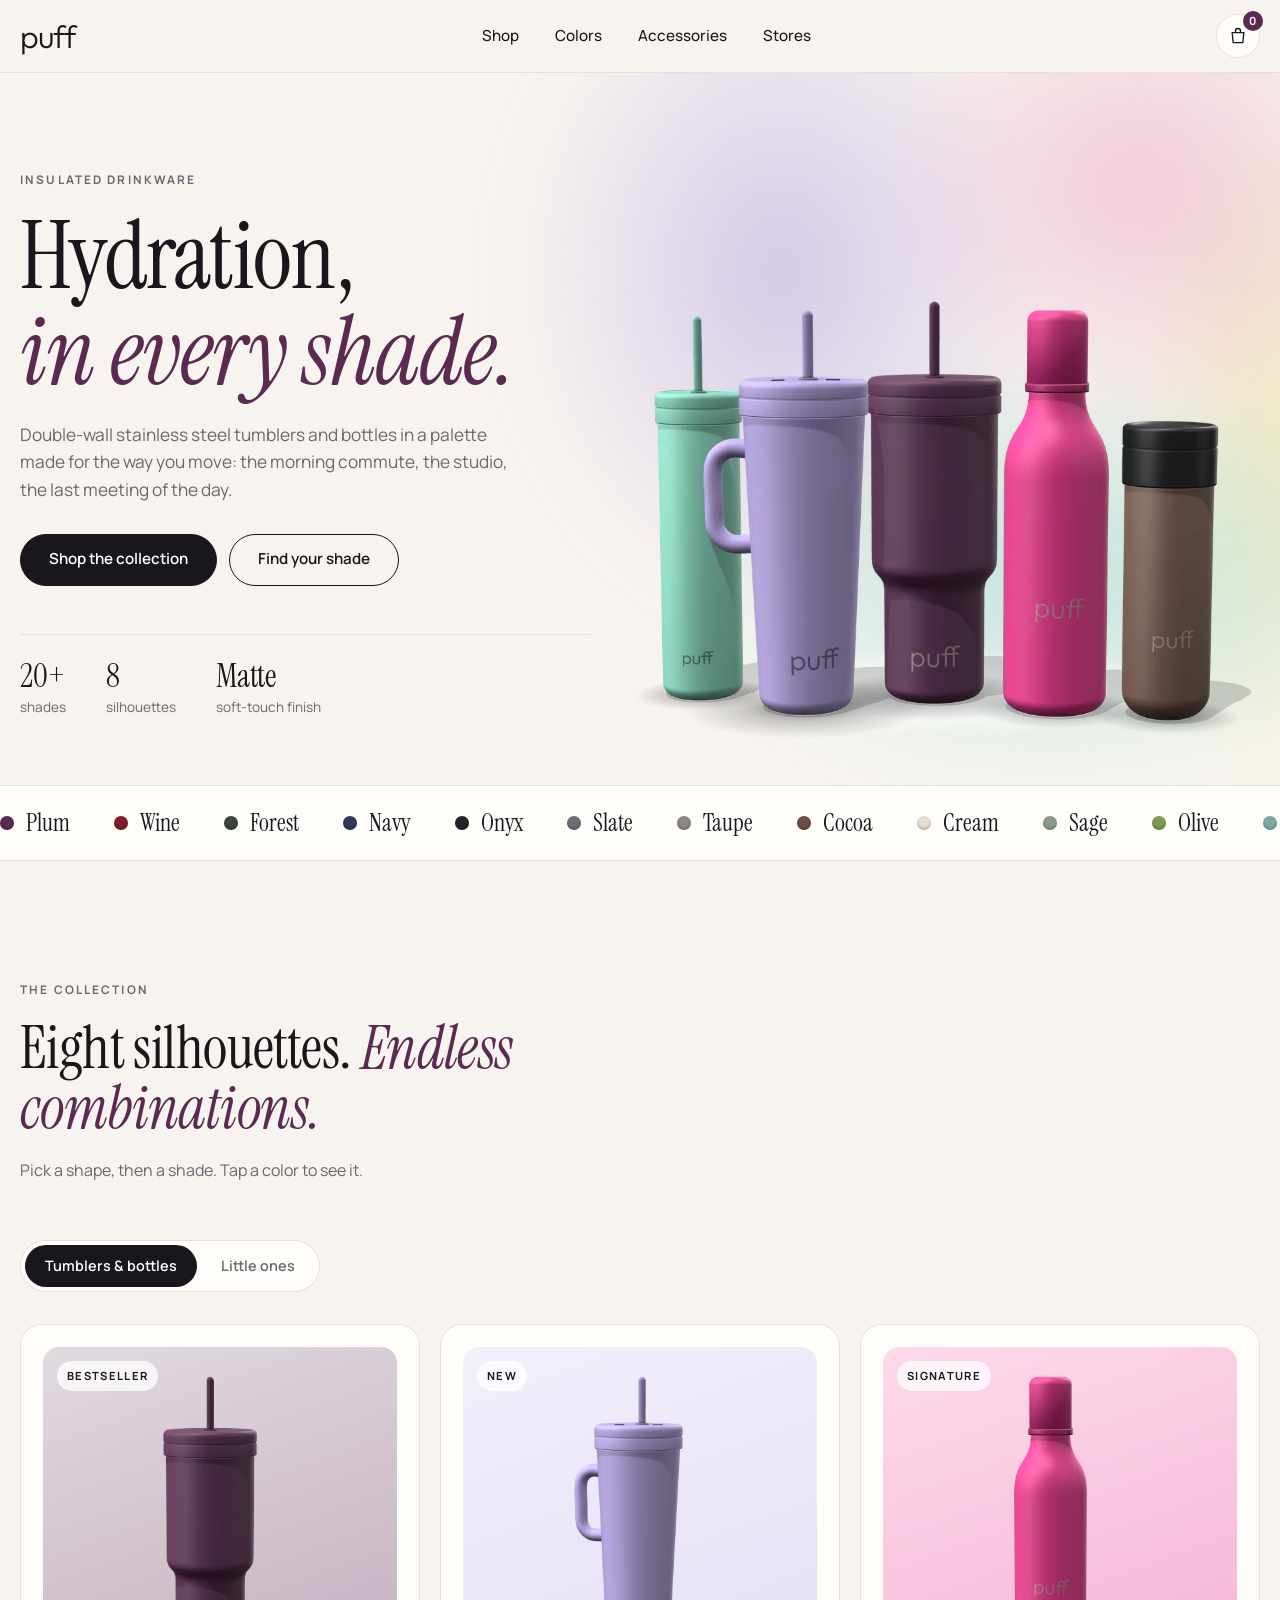
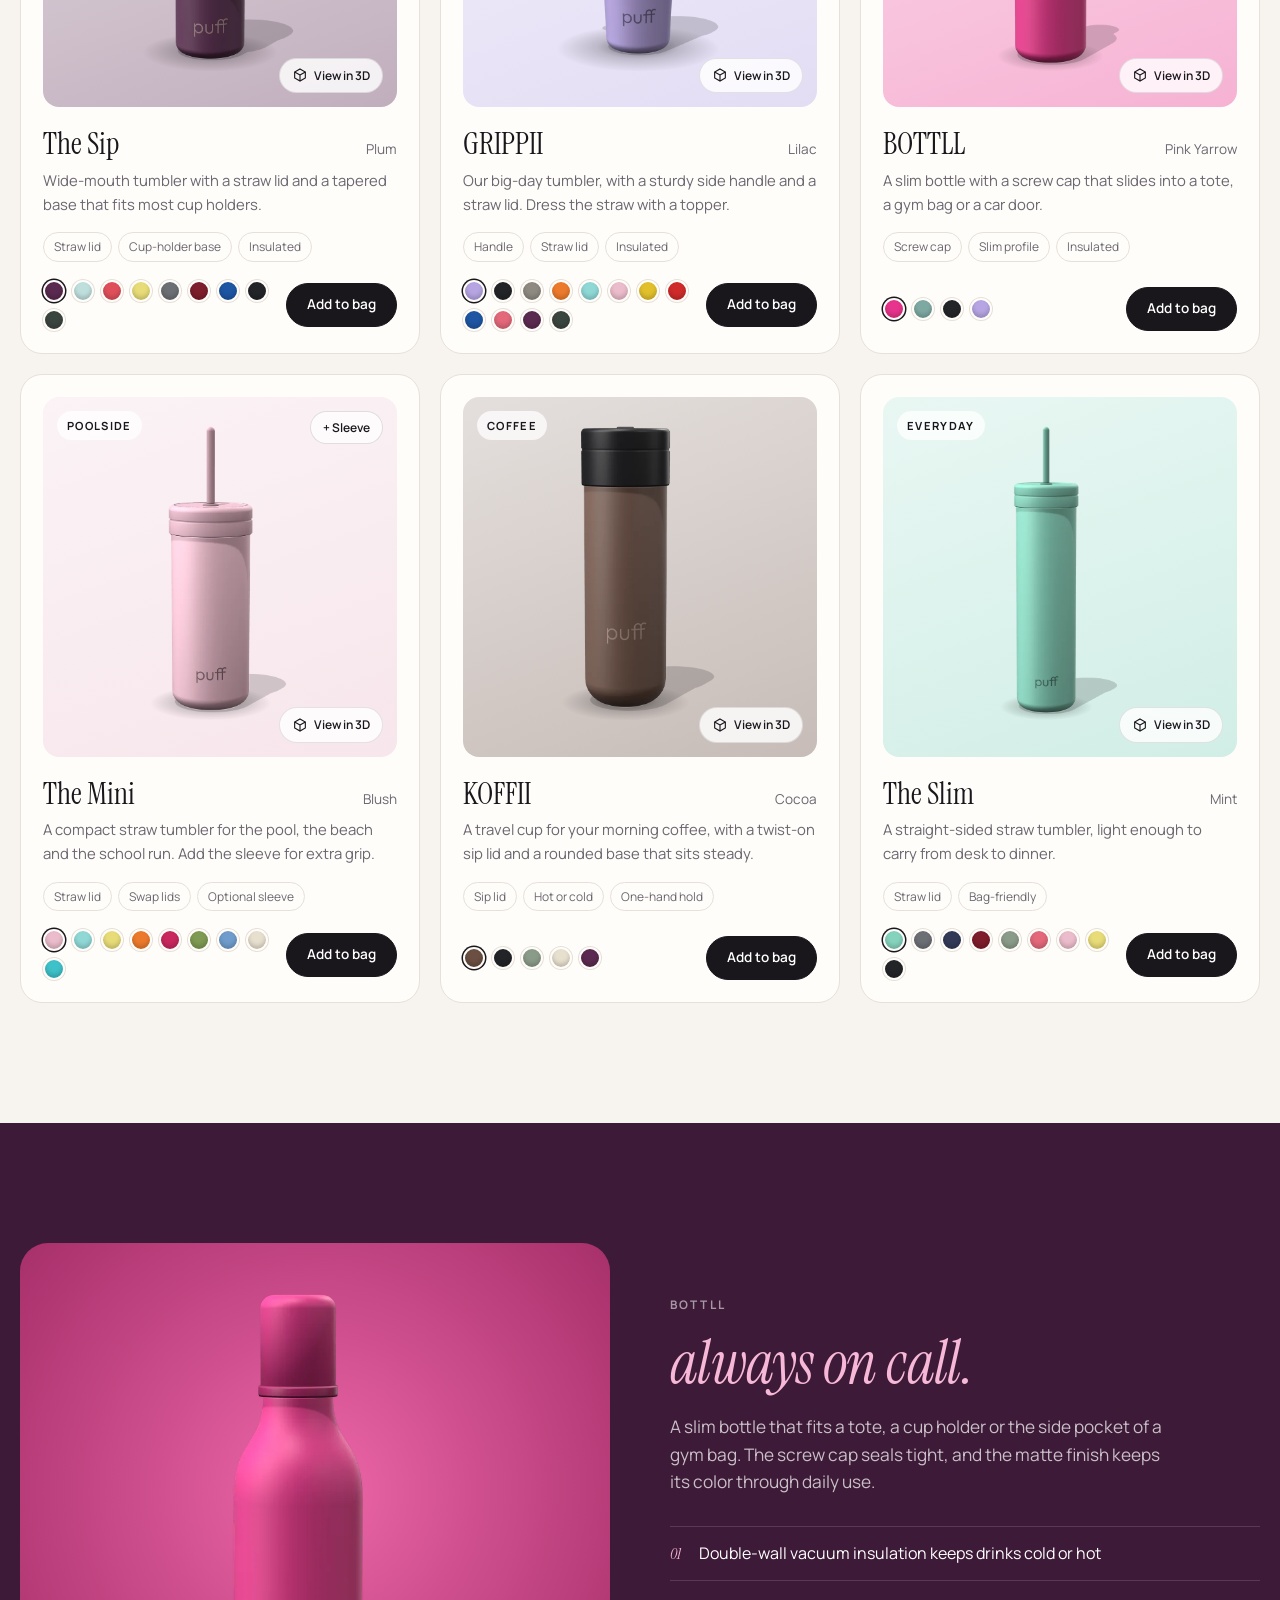
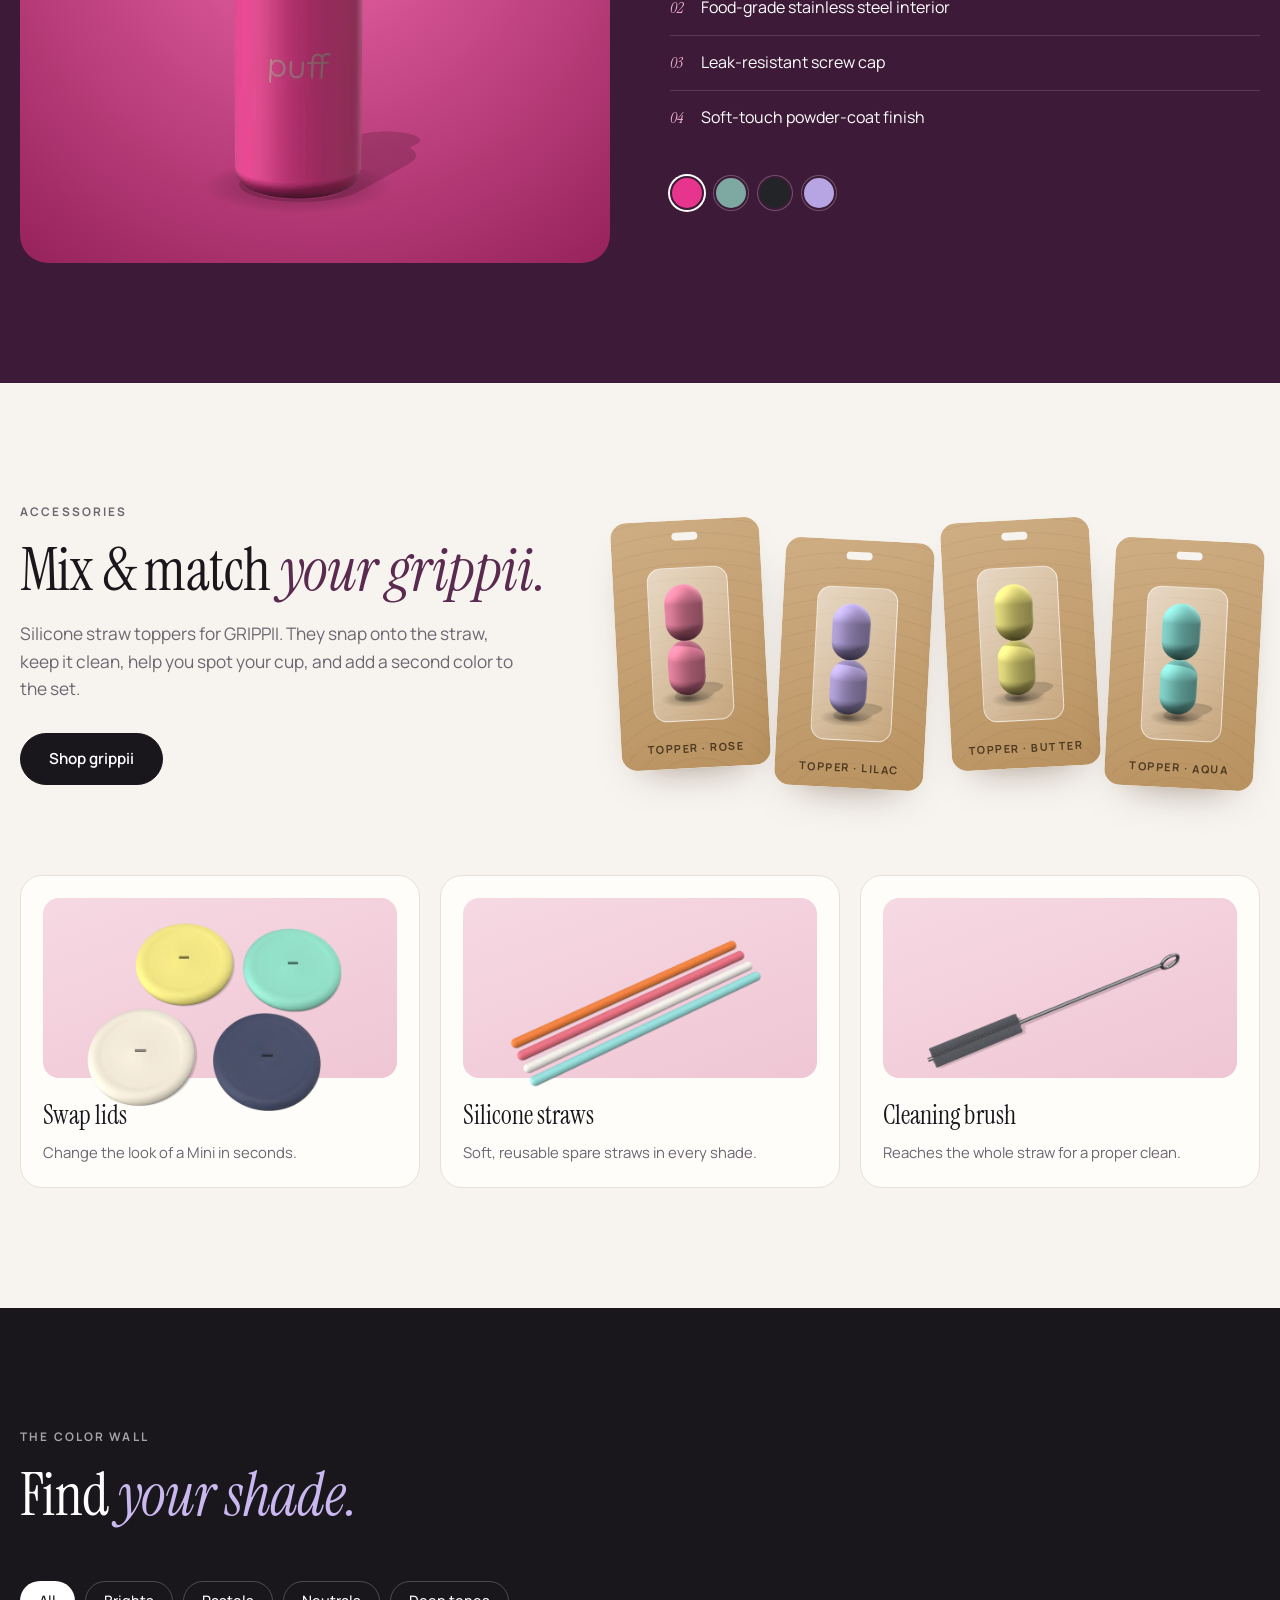
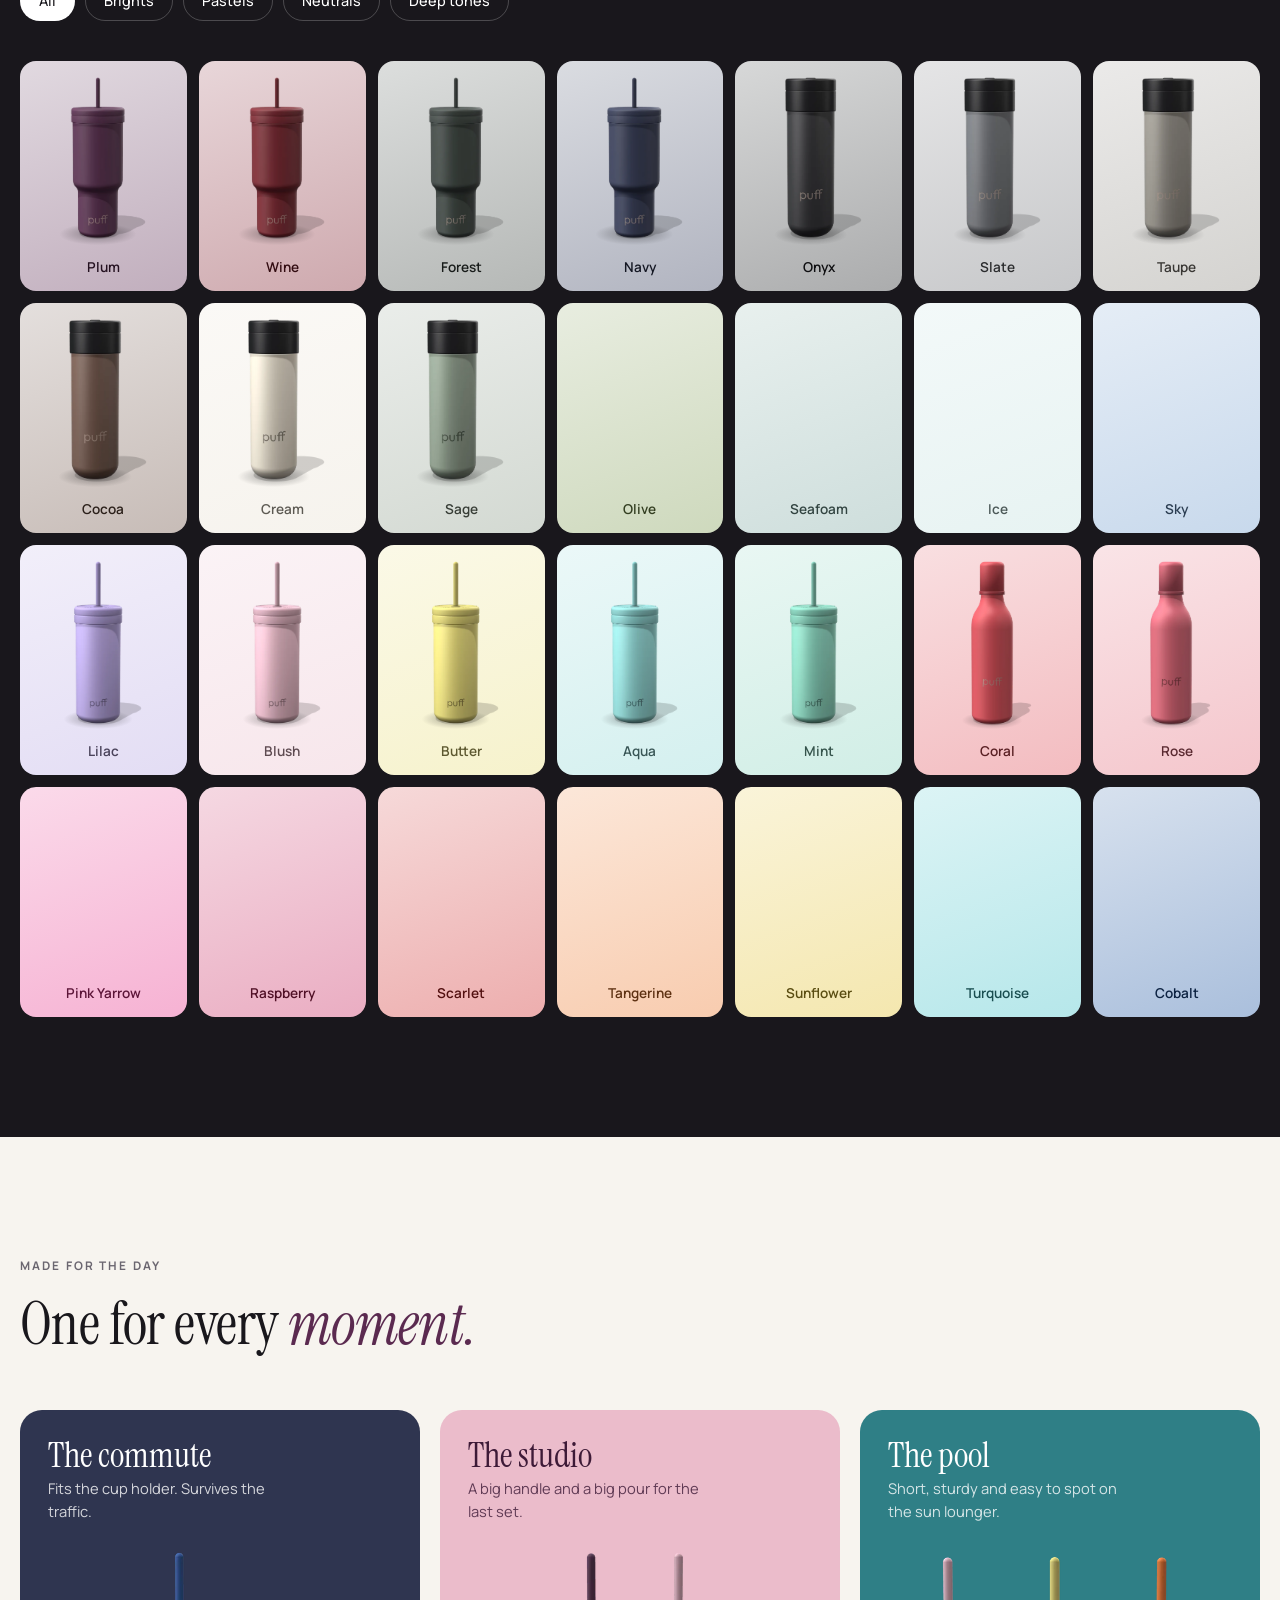
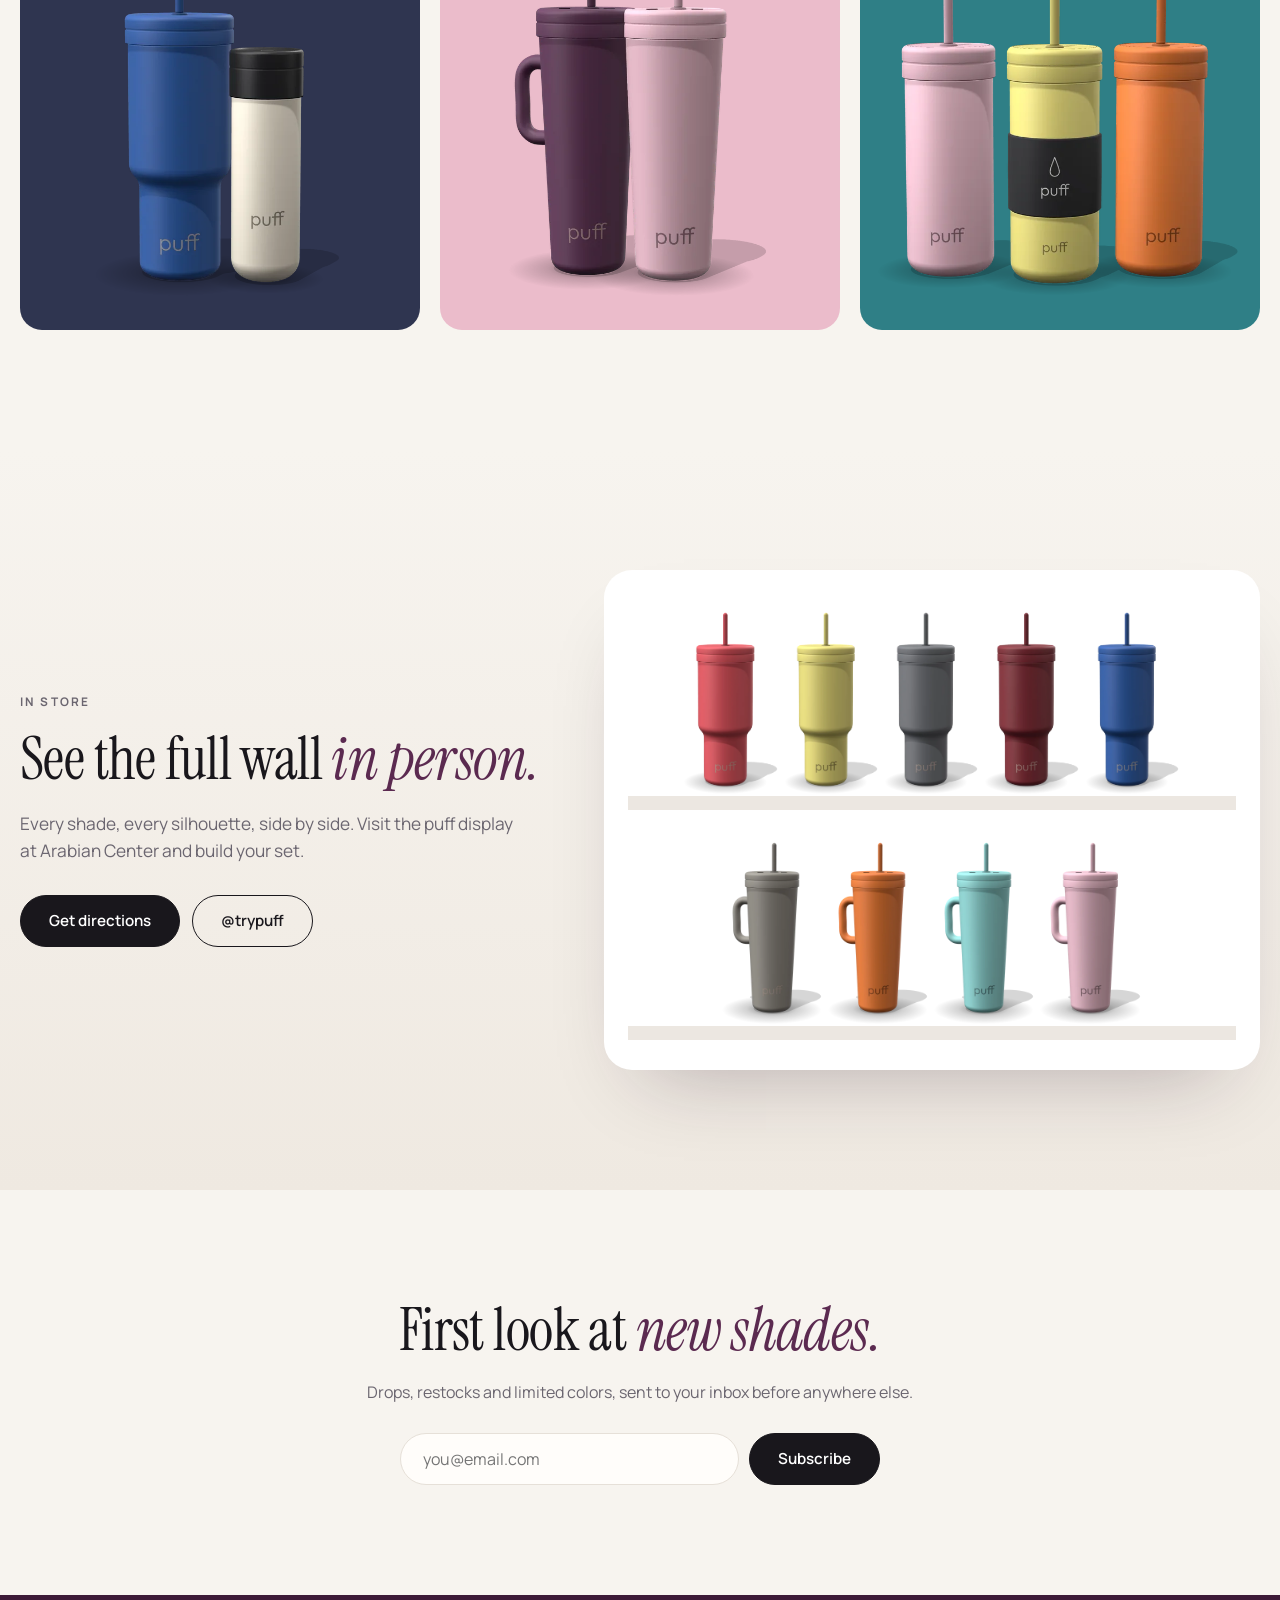
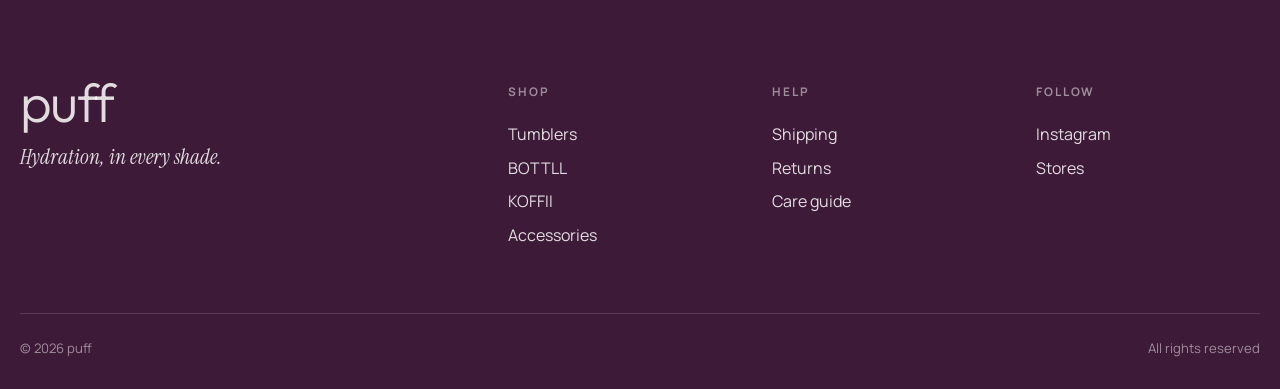
<file: index.html>
<!doctype html>
<html lang="en">
<head>
  <meta charset="utf-8">
  <meta name="viewport" content="width=device-width, initial-scale=1">
  <title>puff — Hydration, in every shade</title>
  <meta name="description" content="Insulated tumblers and bottles in a palette made for the way you move.">
  <link rel="preconnect" href="https://fonts.googleapis.com">
  <link rel="preconnect" href="https://fonts.gstatic.com" crossorigin>
  <link href="https://fonts.googleapis.com/css2?family=Instrument+Serif:ital@0;1&family=Manrope:wght@400;500;600;700&family=Outfit:wght@200;300&display=swap" rel="stylesheet">
  <link rel="stylesheet" href="styles.css">
</head>
<body>
<svg width="0" height="0" style="position:absolute" aria-hidden="true">
  <filter id="grain" x="0" y="0" width="100%" height="100%">
    <feTurbulence type="fractalNoise" baseFrequency="1.4" numOctaves="2" stitchTiles="stitch" result="n"/>
    <feColorMatrix in="n" type="matrix" values="0 0 0 0 0  0 0 0 0 0  0 0 0 0 0  0 0 0 .045 0"/>
    <feComposite in2="SourceGraphic" operator="in"/>
  </filter>
</svg>

<header class="nav" id="top">
  <div class="wrap nav__inner">
    <a href="#top" class="logo" aria-label="puff home">puff</a>
    <nav class="nav__links" aria-label="Main">
      <a href="#shop">Shop</a>
      <a href="#colors">Colors</a>
      <a href="#grippii">Accessories</a>
      <a href="#stores">Stores</a>
    </nav>
    <button class="bag" aria-label="Shopping bag">
      <svg viewBox="0 0 24 24" width="20" height="20" fill="none" stroke="currentColor" stroke-width="1.6"><path d="M5 8h14l-1.2 12H6.2z"/><path d="M9 8V6a3 3 0 0 1 6 0v2"/></svg>
      <span class="bag__count" id="bagCount">0</span>
    </button>
  </div>
</header>

<main>
  <!-- HERO -->
  <section class="hero">
    <div class="hero__glow" aria-hidden="true"></div>
    <div class="wrap hero__grid">
      <div class="hero__copy reveal">
        <p class="eyebrow">Insulated drinkware</p>
        <h1>Hydration,<br><em>in every shade.</em></h1>
        <p class="lede">Double-wall stainless steel tumblers and bottles in a palette made for the way you move: the morning commute, the studio, the last meeting of the day.</p>
        <div class="hero__ctas">
          <a href="#shop" class="btn btn--dark">Shop the collection</a>
          <a href="#colors" class="btn btn--ghost">Find your shade</a>
        </div>
        <ul class="hero__facts">
          <li><strong>20+</strong><span>shades</span></li>
          <li><strong>8</strong><span>silhouettes</span></li>
          <li><strong>Matte</strong><span>soft-touch finish</span></li>
        </ul>
      </div>
      <div class="hero__stage reveal" id="heroStage" aria-label="The puff lineup"></div>
    </div>
  </section>

  <!-- MARQUEE -->
  <div class="marquee" aria-hidden="true"><div class="marquee__track" id="marquee"></div></div>

  <!-- COLLECTION -->
  <section class="section" id="shop">
    <div class="wrap">
      <div class="section__head reveal">
        <p class="eyebrow">The collection</p>
        <h2>Eight silhouettes. <em>Endless combinations.</em></h2>
        <p class="section__sub">Pick a shape, then a shade. Tap a color to see it.</p>
      </div>
      <div class="tabs" role="tablist">
        <button class="tab is-active" role="tab" aria-selected="true" data-group="main">Tumblers &amp; bottles</button>
        <button class="tab" role="tab" aria-selected="false" data-group="kids">Little ones</button>
      </div>
      <div class="products" id="products"></div>
    </div>
  </section>

  <!-- FEATURE -->
  <section class="feature">
    <div class="wrap feature__grid">
      <div class="feature__visual reveal" id="featureVisual"></div>
      <div class="feature__copy reveal">
        <p class="eyebrow">BOTTLL</p>
        <h2><em>always on call.</em></h2>
        <p class="lede">A slim bottle that fits a tote, a cup holder or the side pocket of a gym bag. The screw cap seals tight, and the matte finish keeps its color through daily use.</p>
        <ul class="ticks">
          <li><span>01</span>Double-wall vacuum insulation keeps drinks cold or hot</li>
          <li><span>02</span>Food-grade stainless steel interior</li>
          <li><span>03</span>Leak-resistant screw cap</li>
          <li><span>04</span>Soft-touch powder-coat finish</li>
        </ul>
        <div class="feature__swatches" id="featureSwatches"></div>
      </div>
    </div>
  </section>

  <!-- GRIPPII -->
  <section class="section grippii" id="grippii">
    <div class="wrap grippii__grid">
      <div class="reveal">
        <p class="eyebrow">Accessories</p>
        <h2>Mix &amp; match <em>your grippii.</em></h2>
        <p class="lede">Silicone straw toppers for GRIPPII. They snap onto the straw, keep it clean, help you spot your cup, and add a second color to the set.</p>
        <a href="#shop" class="btn btn--dark">Shop grippii</a>
      </div>
      <div class="grippii__cards reveal" id="grippiiCards"></div>
    </div>
    <div class="wrap extras" id="extras"></div>
  </section>

  <!-- COLOR WALL -->
  <section class="wall" id="colors">
    <div class="wrap">
      <div class="section__head reveal">
        <p class="eyebrow eyebrow--light">The color wall</p>
        <h2>Find <em>your shade.</em></h2>
      </div>
      <div class="chips" role="tablist" id="chips">
        <button class="chip is-active" data-mood="all">All</button>
        <button class="chip" data-mood="brights">Brights</button>
        <button class="chip" data-mood="pastels">Pastels</button>
        <button class="chip" data-mood="neutrals">Neutrals</button>
        <button class="chip" data-mood="deep">Deep tones</button>
      </div>
      <div class="swatchgrid" id="swatchGrid"></div>
    </div>
  </section>

  <!-- MOMENTS -->
  <section class="section">
    <div class="wrap">
      <div class="section__head reveal">
        <p class="eyebrow">Made for the day</p>
        <h2>One for every <em>moment.</em></h2>
      </div>
      <div class="moments" id="moments"></div>
    </div>
  </section>

  <!-- STORES -->
  <section class="stores" id="stores">
    <div class="wrap stores__grid">
      <div class="reveal">
        <p class="eyebrow">In store</p>
        <h2>See the full wall <em>in person.</em></h2>
        <p class="lede">Every shade, every silhouette, side by side. Visit the puff display at Arabian Center and build your set.</p>
        <div class="hero__ctas">
          <a href="#" class="btn btn--dark">Get directions</a>
          <a href="https://instagram.com/trypuff" class="btn btn--ghost" target="_blank" rel="noopener">@trypuff</a>
        </div>
      </div>
      <div class="stores__shelf reveal" id="shelf"></div>
    </div>
  </section>

  <!-- NEWSLETTER -->
  <section class="news">
    <div class="wrap news__inner reveal">
      <h2>First look at <em>new shades.</em></h2>
      <p>Drops, restocks and limited colors, sent to your inbox before anywhere else.</p>
      <form class="news__form" id="newsForm">
        <label class="sr" for="email">Email address</label>
        <input id="email" type="email" placeholder="you@email.com" required>
        <button class="btn btn--dark" type="submit">Subscribe</button>
      </form>
    </div>
  </section>
</main>

<footer class="footer">
  <div class="wrap footer__grid">
    <div>
      <a href="#top" class="logo logo--lg">puff</a>
      <p class="footer__tag">Hydration, in every shade.</p>
    </div>
    <div><h4>Shop</h4><a href="#shop">Tumblers</a><a href="#shop">BOTTLL</a><a href="#shop">KOFFII</a><a href="#grippii">Accessories</a></div>
    <div><h4>Help</h4><a href="#">Shipping</a><a href="#">Returns</a><a href="#">Care guide</a></div>
    <div><h4>Follow</h4><a href="https://instagram.com/trypuff" target="_blank" rel="noopener">Instagram</a><a href="#stores">Stores</a></div>
  </div>
  <div class="wrap footer__base"><span>© <span id="yr"></span> puff</span><span>All rights reserved</span></div>
</footer>

<div class="toast" id="toast" role="status" aria-live="polite"></div>

<div class="viewer" id="viewer" hidden>
  <div class="viewer__panel" role="dialog" aria-modal="true" aria-labelledby="viewerName">
    <button class="viewer__close" id="viewerClose" aria-label="Close 3D viewer">&times;</button>
    <div class="viewer__stage" id="viewerStage"><p class="viewer__status" id="viewerStatus">Loading 3D…</p></div>
    <div class="viewer__bar">
      <div><h3 id="viewerName"></h3><p class="viewer__hint">Drag to spin · scroll or pinch to zoom</p></div>
      <div class="swatches" id="viewerSwatches"></div>
    </div>
  </div>
</div>

<script src="3d/colors.js"></script>
<script src="app.js"></script>
</body>
</html>
</file>
<file: styles.css>
:root {
  --bg: #f7f4ef;
  --card: #fffdfa;
  --ink: #19171c;
  --muted: #6b6670;
  --line: #e6e0d8;
  --plum: #3d1a37;
  --plum-2: #5b2a50;
  --accent: #e7348c;
  --radius: 22px;
  --serif: "Instrument Serif", Georgia, serif;
  --sans: "Manrope", system-ui, -apple-system, sans-serif;
  --logo: "Outfit", "Manrope", sans-serif;
}

* { box-sizing: border-box; }
html { scroll-behavior: smooth; }
body {
  margin: 0;
  background: var(--bg);
  color: var(--ink);
  font-family: var(--sans);
  font-size: 16px;
  line-height: 1.6;
  -webkit-font-smoothing: antialiased;
  overflow-x: hidden;
}
img, svg { display: block; max-width: 100%; }
a { color: inherit; text-decoration: none; }
button { font: inherit; cursor: pointer; }
.sr { position: absolute; width: 1px; height: 1px; overflow: hidden; clip: rect(0 0 0 0); }

.wrap { width: min(1240px, 100% - 32px); margin-inline: auto; }

h1, h2 {
  font-family: var(--serif);
  font-weight: 400;
  letter-spacing: -0.01em;
  line-height: 1.02;
  margin: 0 0 20px;
}
h1 { font-size: clamp(3rem, 7.4vw, 6.4rem); }
h2 { font-size: clamp(2.3rem, 4.6vw, 4rem); }
h1 em, h2 em { font-style: italic; color: var(--plum-2); }
.eyebrow {
  font-size: .74rem;
  font-weight: 700;
  letter-spacing: .18em;
  text-transform: uppercase;
  color: var(--muted);
  margin: 0 0 18px;
}
.eyebrow--light { color: rgba(255,255,255,.6); }
.lede { font-size: 1.08rem; color: var(--muted); max-width: 46ch; margin: 0 0 30px; }

.logo {
  font-family: var(--logo);
  font-weight: 300;
  font-size: 2rem;
  letter-spacing: -0.03em;
  line-height: 1;
}
.logo--lg { font-size: 3.4rem; }

/* Buttons */
.btn {
  display: inline-flex; align-items: center; justify-content: center;
  height: 52px; padding: 0 28px;
  border-radius: 999px;
  font-weight: 600; font-size: .95rem;
  border: 1.5px solid var(--ink);
  transition: transform .2s ease, background .2s ease, color .2s ease;
}
.btn:hover { transform: translateY(-2px); }
.btn--dark { background: var(--ink); color: #fff; }
.btn--dark:hover { background: var(--plum); border-color: var(--plum); }
.btn--ghost { background: transparent; color: var(--ink); }
.btn--ghost:hover { background: var(--ink); color: #fff; }

/* Nav */
.nav {
  position: sticky; top: 0; z-index: 50;
  background: color-mix(in srgb, var(--bg) 82%, transparent);
  backdrop-filter: blur(14px);
  border-bottom: 1px solid var(--line);
}
.nav__inner { display: flex; align-items: center; justify-content: space-between; height: 72px; }
.nav__links { display: flex; gap: 36px; font-weight: 500; font-size: .95rem; }
.nav__links a { position: relative; }
.nav__links a::after {
  content: ""; position: absolute; left: 0; right: 100%; bottom: -4px; height: 1.5px;
  background: currentColor; transition: right .25s ease;
}
.nav__links a:hover::after { right: 0; }
.bag {
  position: relative; display: grid; place-items: center;
  width: 44px; height: 44px; border-radius: 50%;
  border: 1px solid var(--line); background: var(--card); color: var(--ink);
}
.bag__count {
  position: absolute; top: -4px; right: -4px;
  min-width: 20px; height: 20px; padding: 0 5px; border-radius: 10px;
  background: var(--plum-2); color: #fff; font-size: .7rem; font-weight: 700;
  display: grid; place-items: center;
}
.bag.bump { animation: bump .4s ease; }
@keyframes bump { 50% { transform: scale(1.15); } }

/* Hero */
.hero { position: relative; padding: 72px 0 40px; overflow: hidden; }
.hero__glow {
  position: absolute; inset: -20% -10% auto auto; width: 70%; height: 120%;
  background:
    radial-gradient(closest-side at 30% 40%, rgba(182,165,226,.55), transparent),
    radial-gradient(closest-side at 70% 30%, rgba(231,52,140,.22), transparent),
    radial-gradient(closest-side at 60% 75%, rgba(127,207,198,.45), transparent),
    radial-gradient(closest-side at 85% 60%, rgba(226,211,108,.35), transparent);
  filter: blur(30px);
  pointer-events: none;
}
.hero__grid { position: relative; display: grid; grid-template-columns: 1fr 1.1fr; gap: 40px; align-items: center; }
.hero__ctas { display: flex; flex-wrap: wrap; gap: 12px; }
.hero__facts { list-style: none; padding: 0; margin: 48px 0 0; display: flex; gap: 40px; border-top: 1px solid var(--line); padding-top: 24px; }
.hero__facts strong { display: block; font-family: var(--serif); font-weight: 400; font-size: 2rem; line-height: 1.1; }
.hero__facts span { font-size: .85rem; color: var(--muted); }

.hero__stage {
  position: relative; height: 600px;
  display: flex; align-items: flex-end; justify-content: center;
}
.hero__stage::before {
  content: ""; position: absolute; bottom: 8px; left: 6%; right: 6%; height: 90px;
  border-radius: 50%;
  background: radial-gradient(closest-side, rgba(255,255,255,.95), rgba(255,255,255,.4) 70%, transparent);
}
.hero__item { position: relative; flex: 0 0 auto; margin: 0 -6px; animation: float 6s ease-in-out infinite; }
.hero__item:nth-child(2) { animation-delay: -1.5s; }
.hero__item:nth-child(3) { animation-delay: -3s; z-index: 2; }
.hero__item:nth-child(4) { animation-delay: -4.5s; }
.hero__item:nth-child(5) { animation-delay: -2.2s; }
.hero__item .render { height: 100%; width: auto; max-width: none; }
@keyframes float { 50% { transform: translateY(-10px); } }

/* Marquee */
.marquee { border-block: 1px solid var(--line); overflow: hidden; background: var(--card); }
.marquee__track { display: flex; gap: 44px; width: max-content; padding: 18px 0; animation: scroll 50s linear infinite; }
.marquee__track span { display: inline-flex; align-items: center; gap: 12px; font-family: var(--serif); font-size: 1.5rem; white-space: nowrap; }
.marquee__track i { width: 14px; height: 14px; border-radius: 50%; display: inline-block; box-shadow: inset 0 -2px 3px rgba(0,0,0,.2); }
@keyframes scroll { to { transform: translateX(-50%); } }

/* Sections */
.section { padding: 120px 0; }
.section__head { margin-bottom: 56px; max-width: 720px; }
.section__sub { color: var(--muted); margin: 0; }

/* Products */
.tabs { display: inline-flex; gap: 4px; padding: 4px; border: 1px solid var(--line); border-radius: 999px; background: var(--card); margin-bottom: 32px; }
.tab { height: 42px; padding: 0 20px; border: 0; border-radius: 999px; background: transparent; color: var(--muted); font-weight: 600; font-size: .9rem; }
.tab.is-active { background: var(--ink); color: #fff; }
.products { display: grid; grid-template-columns: repeat(3, 1fr); gap: 20px; }
.product.is-hidden { display: none; }
.product {
  background: var(--card);
  border: 1px solid var(--line);
  border-radius: var(--radius);
  padding: 22px;
  display: flex; flex-direction: column;
  transition: box-shadow .3s ease, transform .3s ease;
}
.product:hover { box-shadow: 0 30px 60px -30px rgba(40,20,40,.25); }
.product__stage {
  position: relative;
  height: 360px; border-radius: 16px;
  display: grid; place-items: center;
  transition: background .5s ease;
  perspective: 900px;
  overflow: hidden;
}
.product__stage .render { position: absolute; inset: 7% 8% 9%; width: 84%; height: 84%; object-fit: contain; transition: transform .25s ease-out; }
.product__toggle {
  position: absolute; top: 14px; right: 14px; z-index: 1;
  font-size: .75rem; font-weight: 600; border: 1px solid rgba(0,0,0,.12);
  background: rgba(255,255,255,.75); padding: 6px 12px; border-radius: 999px; color: var(--ink);
}
.product__toggle[aria-pressed="true"] { background: var(--ink); color: #fff; }
.product__tag.product__tag--soon { background: var(--ink); color: #fff; }
.product__tag {
  position: absolute; top: 14px; left: 14px;
  font-size: .7rem; font-weight: 700; letter-spacing: .12em; text-transform: uppercase;
  background: rgba(255,255,255,.75); padding: 6px 10px; border-radius: 999px;
}
.product__meta { display: flex; justify-content: space-between; align-items: baseline; margin-top: 20px; }
.product h3 { font-family: var(--serif); font-weight: 400; font-size: 1.9rem; margin: 0; line-height: 1.1; }
.product__shade { font-size: .85rem; color: var(--muted); }
.product p { color: var(--muted); font-size: .93rem; margin: 8px 0 16px; }
.product__feats { display: flex; flex-wrap: wrap; gap: 6px; margin-bottom: 18px; }
.product__feats span { font-size: .75rem; border: 1px solid var(--line); border-radius: 999px; padding: 4px 10px; color: var(--muted); }
.product__foot { margin-top: auto; display: flex; justify-content: space-between; align-items: center; gap: 12px; }
.product__foot .btn { height: 44px; padding: 0 20px; font-size: .85rem; white-space: nowrap; flex-shrink: 0; }

.swatches { display: flex; flex-wrap: wrap; gap: 7px; }
.sw {
  width: 22px; height: 22px; border-radius: 50%; padding: 0;
  border: 2px solid var(--card);
  box-shadow: 0 0 0 1px var(--line), inset 0 -3px 4px rgba(0,0,0,.18);
  transition: transform .15s ease, box-shadow .15s ease;
}
.sw:hover { transform: scale(1.15); }
.sw.is-active { box-shadow: 0 0 0 1.5px var(--ink), inset 0 -3px 4px rgba(0,0,0,.18); }

/* Feature */
.feature { background: var(--plum); color: #fff; padding: 120px 0; overflow: hidden; }
.feature .eyebrow { color: rgba(255,255,255,.55); }
.feature h2 em { color: #f6b8d6; }
.feature .lede { color: rgba(255,255,255,.72); }
.feature__grid { display: grid; grid-template-columns: 1fr 1fr; gap: 60px; align-items: center; }
.feature__visual {
  height: 620px; border-radius: 28px; position: relative;
  display: grid; place-items: center;
  transition: background .6s ease;
}
.feature__visual .render { position: absolute; inset: 7%; width: 86%; height: 86%; object-fit: contain; }
.ticks { list-style: none; padding: 0; margin: 0 0 32px; }
.ticks li { display: flex; gap: 18px; padding: 14px 0; border-top: 1px solid rgba(255,255,255,.14); }
.ticks span { font-family: var(--serif); font-style: italic; color: #f6b8d6; }
.feature__swatches { display: flex; gap: 10px; }
.feature__swatches .sw { width: 34px; height: 34px; border-color: var(--plum); box-shadow: 0 0 0 1px rgba(255,255,255,.25); }
.feature__swatches .sw.is-active { box-shadow: 0 0 0 2px #fff; }

/* grippii */
.grippii__grid { display: grid; grid-template-columns: 1fr 1.2fr; gap: 60px; align-items: center; }
.grippii__cards { display: grid; grid-template-columns: repeat(4, 1fr); gap: 16px; }
.gcard {
  aspect-ratio: 3 / 5; border-radius: 16px;
  background:
    repeating-radial-gradient(circle at 50% 120%, transparent 0 14px, rgba(80,50,20,.07) 14px 15px),
    linear-gradient(160deg, #cfae84, #b8915f);
  position: relative; display: grid; place-items: center;
  box-shadow: 0 20px 40px -24px rgba(60,30,10,.5);
  transition: transform .3s ease;
}
.gcard:nth-child(odd) { transform: rotate(-3deg); }
.gcard:nth-child(even) { transform: rotate(3deg) translateY(20px); }
.gcard:hover { transform: rotate(0) translateY(-8px); }
.gcard::before { content: ""; position: absolute; top: 12px; width: 26px; height: 8px; border-radius: 4px; background: var(--bg); }
.gcard__blister {
  width: 54%; height: 62%; border-radius: 14px;
  background: linear-gradient(120deg, rgba(255,255,255,.55), rgba(255,255,255,.15));
  border: 1px solid rgba(255,255,255,.6);
  display: grid; place-items: center;
}
.gcard__blister { position: relative; }
.gcard__blister .render { position: absolute; inset: 9%; width: 82%; height: 82%; object-fit: contain; }
.gcard__name {
  position: absolute; bottom: 12px; left: 0; right: 0; text-align: center;
  font-size: .68rem; font-weight: 700; letter-spacing: .14em; text-transform: uppercase; color: rgba(40,25,10,.75);
}

.extras { display: grid; grid-template-columns: repeat(3, 1fr); gap: 20px; margin-top: 90px; }
.extra { background: var(--card); border: 1px solid var(--line); border-radius: var(--radius); padding: 22px; }
.extra__art { height: 180px; border-radius: 16px; background: linear-gradient(160deg, #f6d9e3, #efc6d4); display: grid; place-items: center; margin-bottom: 18px; }
.extra__art .render { width: 82%; height: auto; }
.extra h3 { font-family: var(--serif); font-weight: 400; font-size: 1.6rem; margin: 0 0 4px; }
.extra p { color: var(--muted); margin: 0; font-size: .93rem; }

/* Color wall */
.wall { background: var(--ink); color: #fff; padding: 120px 0; }
.wall h2 em { color: #c9b8f0; }
.chips { display: flex; flex-wrap: wrap; gap: 10px; margin-bottom: 40px; }
.chip {
  height: 40px; padding: 0 18px; border-radius: 999px;
  border: 1px solid rgba(255,255,255,.22); background: transparent; color: #fff; font-weight: 500; font-size: .9rem;
  transition: background .2s ease, color .2s ease;
}
.chip:hover { border-color: #fff; }
.chip.is-active { background: #fff; color: var(--ink); }
.swatchgrid { display: grid; grid-template-columns: repeat(7, 1fr); gap: 12px; }
.tile {
  border-radius: 16px; padding: 14px 8px 12px; height: 230px;
  display: flex; flex-direction: column; align-items: center;
  transition: transform .3s ease, opacity .3s ease;
}
.tile:hover { transform: translateY(-6px); }
.tile .render { flex: 1; min-height: 0; width: auto; }
.tile__name { margin-top: 10px; font-weight: 600; font-size: .85rem; }
.tile.is-hidden { display: none; }

/* Moments */
.moments { display: grid; grid-template-columns: repeat(3, 1fr); gap: 20px; }
.moment {
  border-radius: var(--radius); overflow: hidden; position: relative;
  height: 520px; padding: 28px;
  display: flex; flex-direction: column; justify-content: space-between;
}
.moment__art { position: absolute; inset: 0; display: flex; align-items: flex-end; justify-content: center; gap: 0; padding-bottom: 30px; }
.moment__art .render { height: 66%; width: auto; margin: 0 -14px; }
.moment__copy { position: relative; z-index: 1; }
.moment h3 { font-family: var(--serif); font-weight: 400; font-size: 2.2rem; margin: 0 0 4px; line-height: 1; }
.moment p { margin: 0; font-size: .92rem; opacity: .8; max-width: 26ch; }

/* Stores */
.stores { padding: 120px 0; background: linear-gradient(180deg, var(--bg), #efe9e1); }
.stores__grid { display: grid; grid-template-columns: 1fr 1.25fr; gap: 60px; align-items: center; }
.stores__shelf {
  background: #fff; border-radius: 28px; padding: 40px 24px 0;
  box-shadow: 0 40px 80px -40px rgba(40,20,40,.3);
}
.shelf__row { display: flex; justify-content: center; align-items: flex-end; height: 200px; border-bottom: 14px solid #ece7e1; margin-bottom: 30px; gap: 4px; }
.shelf__row .render { height: 100%; width: auto; }

/* Newsletter */
.news { padding: 110px 0; text-align: center; }
.news__inner { max-width: 640px; }
.news p { color: var(--muted); margin: 0 0 28px; }
.news__form { display: flex; gap: 10px; max-width: 480px; margin-inline: auto; }
.news__form input {
  flex: 1; min-width: 0; height: 52px; border-radius: 999px; border: 1px solid var(--line);
  padding: 0 22px; font: inherit; background: var(--card); color: var(--ink);
}
.news__form input:focus { outline: 2px solid var(--plum-2); outline-offset: 2px; }

/* Footer */
.footer { background: var(--plum); color: rgba(255,255,255,.85); padding: 80px 0 30px; }
.footer__grid { display: grid; grid-template-columns: 2fr 1fr 1fr 1fr; gap: 40px; }
.footer h4 { font-size: .74rem; letter-spacing: .16em; text-transform: uppercase; color: rgba(255,255,255,.5); margin: 8px 0 16px; }
.footer__grid a:not(.logo) { display: block; padding: 4px 0; }
.footer__grid a:not(.logo):hover { color: #fff; }
.footer__tag { font-family: var(--serif); font-style: italic; font-size: 1.3rem; margin: 10px 0 0; }
.footer__base { display: flex; justify-content: space-between; margin-top: 60px; padding-top: 24px; border-top: 1px solid rgba(255,255,255,.14); font-size: .82rem; color: rgba(255,255,255,.5); }

/* Toast */
.toast {
  position: fixed; left: 50%; bottom: 28px; transform: translate(-50%, 140%);
  background: var(--ink); color: #fff; padding: 14px 22px; border-radius: 999px;
  font-size: .9rem; font-weight: 500; z-index: 100;
  transition: transform .35s cubic-bezier(.2,.9,.3,1.2);
  display: flex; align-items: center; gap: 10px;
  visibility: hidden;
}
.toast.show { transform: translate(-50%, 0); visibility: visible; }
.toast i { width: 14px; height: 14px; border-radius: 50%; }

/* Reveal */
.reveal { opacity: 0; transform: translateY(24px); transition: opacity .8s ease, transform .8s ease; }
.reveal.in { opacity: 1; transform: none; }
@media (prefers-reduced-motion: reduce) {
  .reveal { opacity: 1; transform: none; }
  .hero__item, .marquee__track { animation: none; }
}

/* Responsive */
@media (max-width: 1020px) {
  .hero__grid, .feature__grid, .grippii__grid, .stores__grid { grid-template-columns: 1fr; }
  .hero__stage { height: 440px; }
  .products { grid-template-columns: 1fr 1fr; }
  .extras { grid-template-columns: 1fr; }
  .moments { grid-template-columns: 1fr; }
  .moment { height: 420px; }
  .feature__visual { height: 480px; }
  .footer__grid { grid-template-columns: 1fr 1fr; }
  .swatchgrid { grid-template-columns: repeat(auto-fill, minmax(120px, 1fr)); }
}
@media (max-width: 640px) {
  .nav__links { display: none; }
  .section, .feature, .wall, .stores { padding: 80px 0; }
  .hero { padding-top: 40px; }
  .hero__stage { height: 340px; }
  .hero__item { margin: 0 -14px; }
  .hero__facts { gap: 24px; }
  .products { grid-template-columns: 1fr; }
  .tabs { display: flex; }
  .tab { flex: 1; padding: 0 10px; }
  .grippii__cards { grid-template-columns: repeat(2, 1fr); }
  .swatchgrid { grid-template-columns: repeat(2, 1fr); }
  .news__form { flex-direction: column; }
  .shelf__row { height: 130px; }
  .footer__base { flex-direction: column; gap: 6px; }
}

/* 3D renders */
.render { user-select: none; -webkit-user-drag: none; }
.render[data-fade] { animation: fadeIn .35s ease; }
@keyframes fadeIn { from { opacity: 0; } }
.tile .render { max-width: 100%; object-fit: contain; }
.extra__art .render { width: 100%; height: 100%; object-fit: cover; }
.product__3d {
  position: absolute; bottom: 14px; right: 14px; z-index: 1;
  display: inline-flex; align-items: center; gap: 6px;
  font-size: .75rem; font-weight: 600; border: 1px solid rgba(0,0,0,.1);
  background: rgba(255,255,255,.82); padding: 7px 12px; border-radius: 999px; color: var(--ink);
  transition: background .2s ease, color .2s ease;
}
.product__3d:hover { background: var(--ink); color: #fff; }

/* 3D viewer */
.viewer { position: fixed; inset: 0; z-index: 200; background: rgba(20,16,22,.55); backdrop-filter: blur(8px); display: grid; place-items: center; padding: 16px; }
.viewer[hidden] { display: none; }
.viewer__panel { position: relative; width: min(920px, 100%); height: min(86vh, 820px); background: linear-gradient(170deg, #fbf8f4, #ece6de); border-radius: 28px; overflow: hidden; display: flex; flex-direction: column; }
.viewer__stage { position: relative; flex: 1; min-height: 0; cursor: grab; touch-action: none; }
.viewer__stage:active { cursor: grabbing; }
.viewer__stage canvas { position: absolute; inset: 0; width: 100% !important; height: 100% !important; }
.viewer__status { position: absolute; inset: 0; display: grid; place-items: center; margin: 0; color: var(--muted); }
.viewer__close { position: absolute; top: 14px; right: 14px; z-index: 2; width: 44px; height: 44px; border-radius: 50%; border: 1px solid var(--line); background: #fff; font-size: 1.6rem; line-height: 1; color: var(--ink); }
.viewer__bar { display: flex; justify-content: space-between; align-items: center; gap: 16px; flex-wrap: wrap; padding: 18px 24px 22px; border-top: 1px solid var(--line); background: rgba(255,255,255,.6); }
.viewer__bar h3 { font-family: var(--serif); font-weight: 400; font-size: 1.8rem; margin: 0; line-height: 1.1; }
.viewer__hint { margin: 2px 0 0; font-size: .82rem; color: var(--muted); }

.hero__stage .render { position: relative; width: 100%; height: 100%; object-fit: contain; object-position: center bottom; }
.moment__art .render { width: 92%; height: 72%; object-fit: contain; object-position: center bottom; margin: 0; }
</file>
